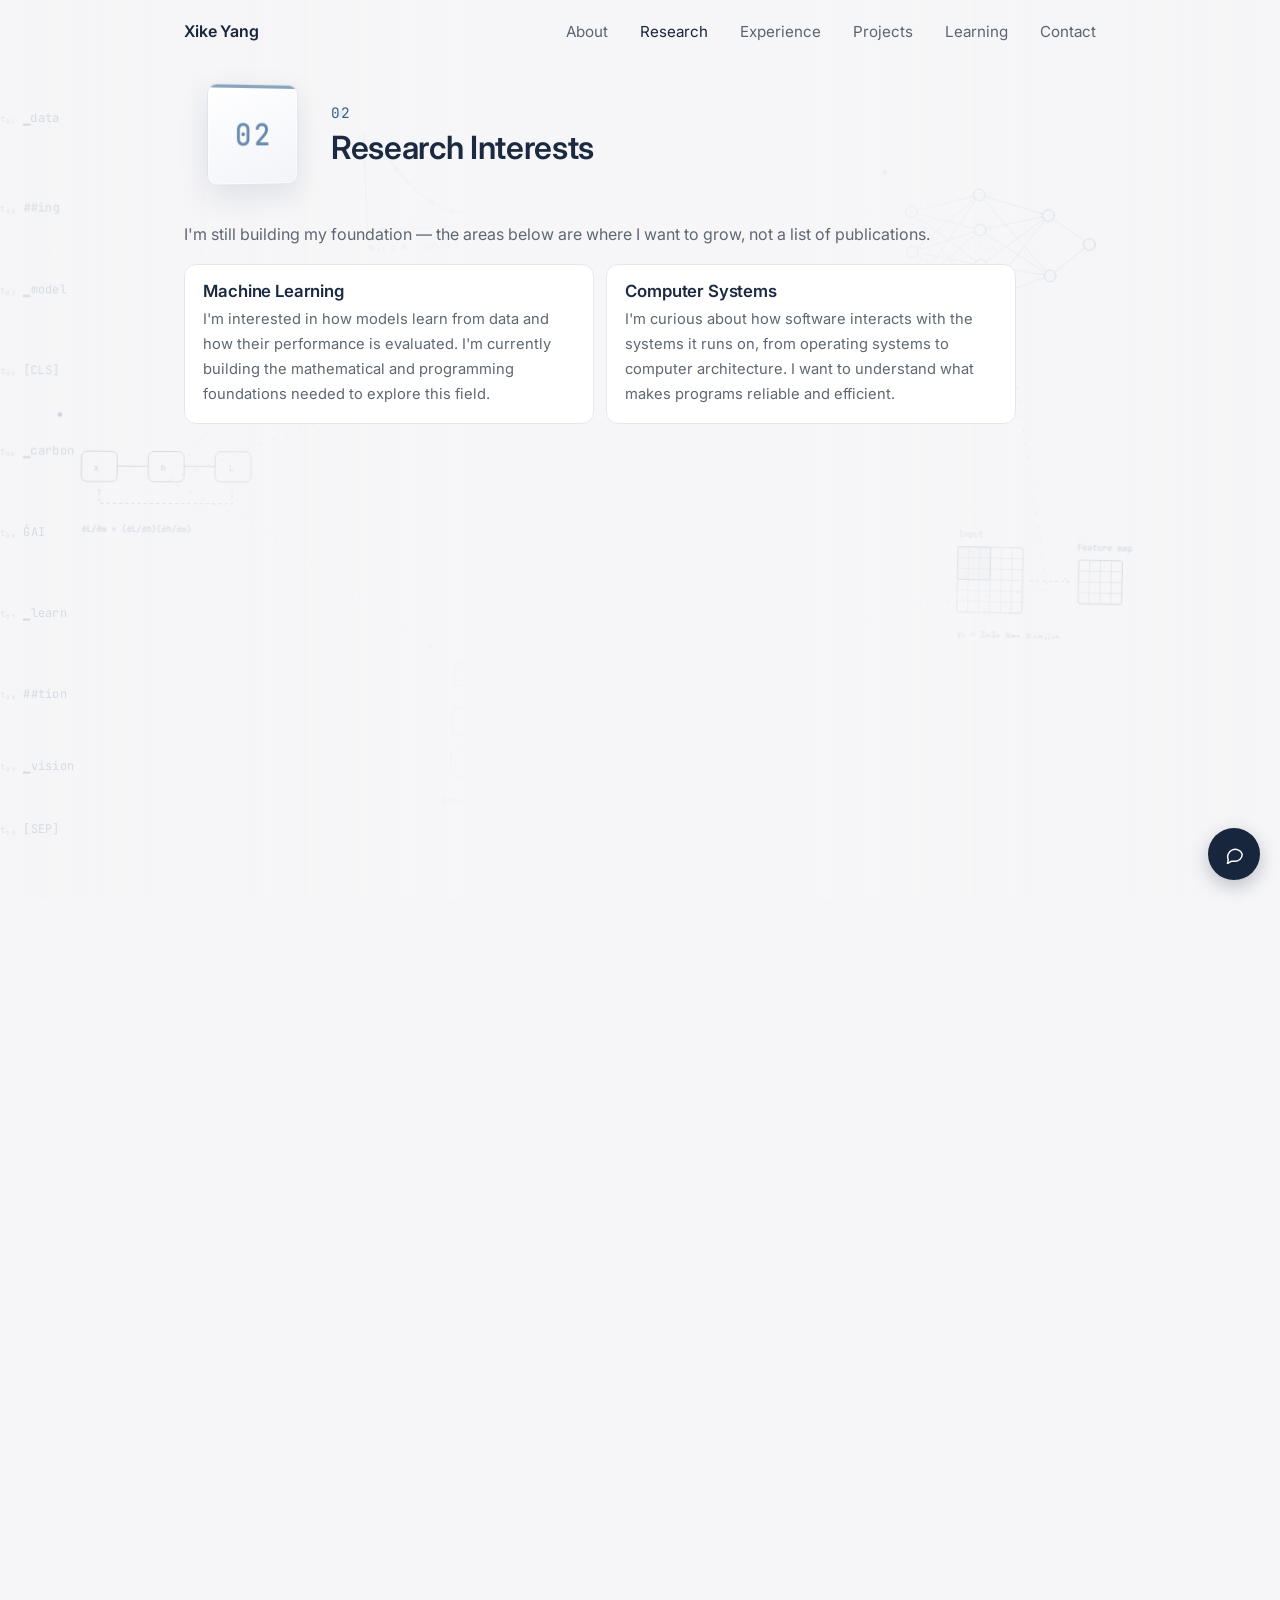
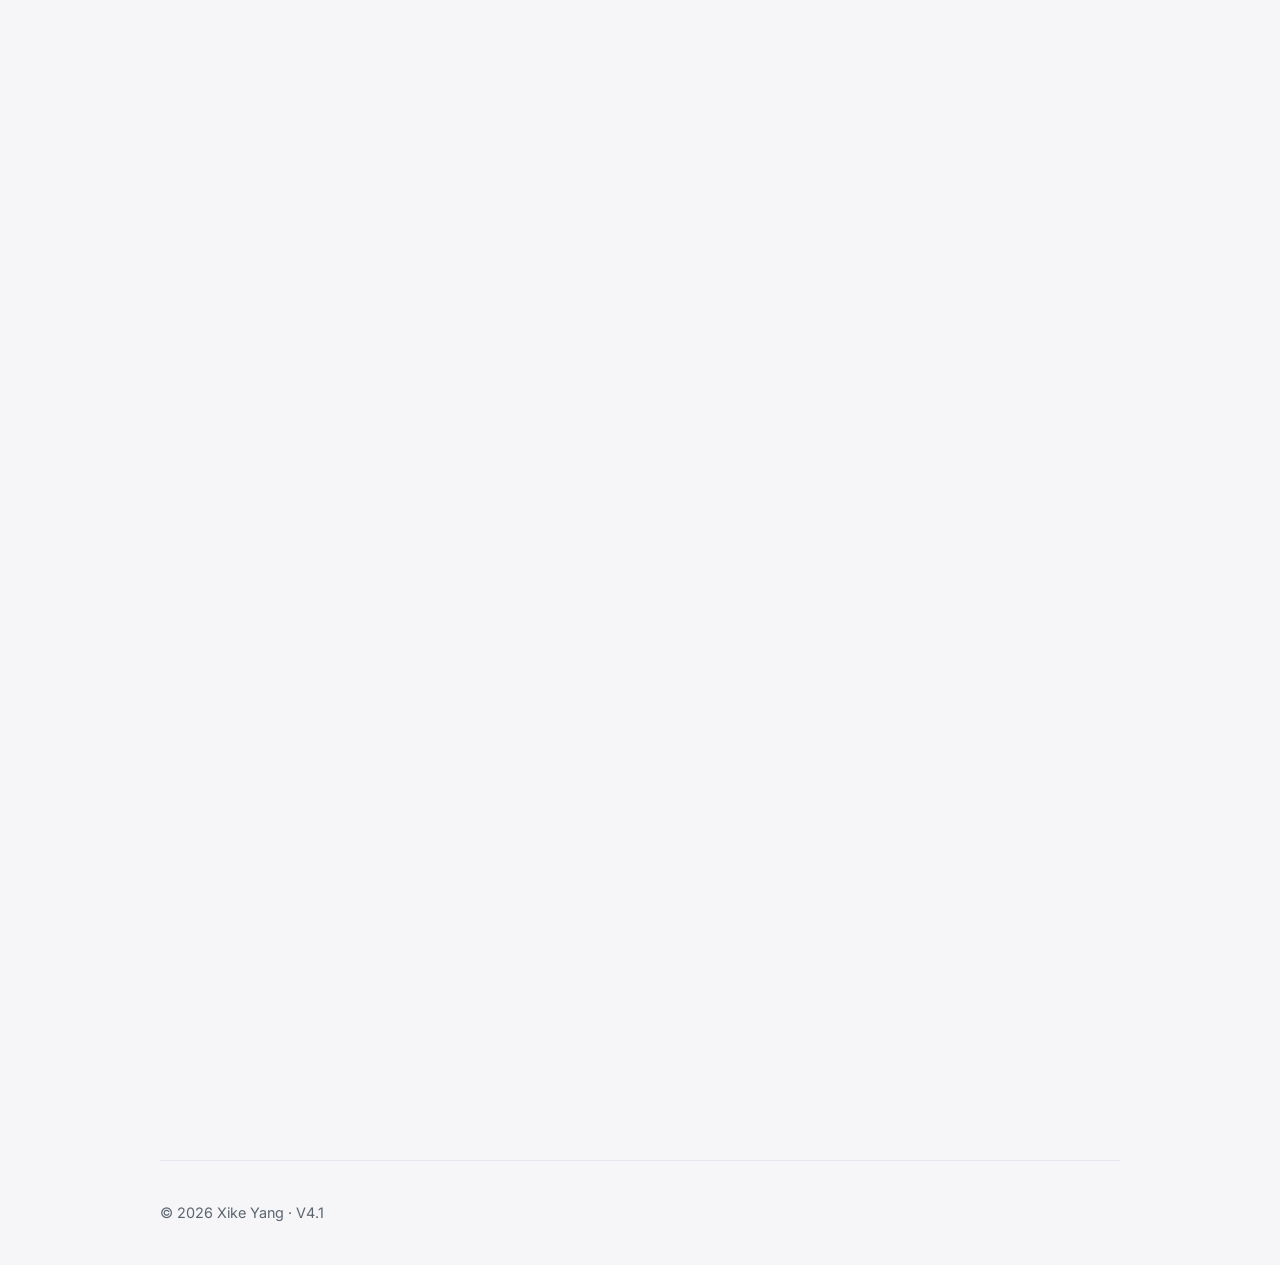
<file: index.html>
<!DOCTYPE html>
<html lang="en">
<head>
  <meta charset="UTF-8" />
  <meta name="viewport" content="width=device-width, initial-scale=1.0" />
  <meta name="version" content="4.1" />
  <title>Xike Yang — Computer Science Undergraduate</title>
  <meta name="description" content="Xike Yang, Computer Science undergraduate." />
  <meta property="og:title" content="Xike Yang — Computer Science Undergraduate" />
  <meta property="og:description" content="Exploring......" />

  <!-- Mark JS as available (drives the no-JS fallback styles in css/deck.css) -->
  <script>document.documentElement.classList.add("js");</script>

  <!-- Fonts: Inter (sans) + JetBrains Mono (mono). System Chinese fallbacks are included. -->
  <link rel="preconnect" href="https://fonts.googleapis.com" />
  <link rel="preconnect" href="https://fonts.gstatic.com" crossorigin />
  <link
    href="https://fonts.googleapis.com/css2?family=Inter:wght@300;400;500;600;700&family=JetBrains+Mono:wght@400;500&display=swap"
    rel="stylesheet"
  />

  <!-- Favicon (isometric cube, matching the V2 scroll cube) -->
  <link rel="icon" type="image/svg+xml" href="assets/favicon.svg" />

  <link rel="stylesheet" href="css/style.css" />
  <!-- V2: top-left docked scroll cube + panel deck -->
  <link rel="stylesheet" href="css/cube.css" />
  <link rel="stylesheet" href="css/deck.css" />
  <!-- V4: bottom-right AI twin chat -->
  <link rel="stylesheet" href="css/ai-twin.css" />
  <link rel="stylesheet" href="css/math-background.css" />
</head>
<body>
  <!-- Decorative diagrams only: outside the reading order and click targets. -->
  <div class="math-background" aria-hidden="true" inert>
    <!-- Illustrative token fragments, not vocabulary IDs from a real tokenizer. -->
    <div class="math-token-stream">
      <span class="math-token" style="--token-y:12%;--token-duration:72s;--token-delay:-4s;--token-drift:18px"><small>t₀₁</small> ▁data</span>
      <span class="math-token" style="--token-y:22%;--token-duration:89s;--token-delay:-16s;--token-drift:-24px;--token-direction:reverse"><small>t₀₂</small> ##ing</span>
      <span class="math-token" style="--token-y:31%;--token-duration:81s;--token-delay:-28s;--token-drift:22px"><small>t₀₃</small> ▁model</span>
      <span class="math-token" style="--token-y:40%;--token-duration:96s;--token-delay:-53s;--token-drift:-18px;--token-direction:reverse"><small>t₀₄</small> [CLS]</span>
      <span class="math-token" style="--token-y:49%;--token-duration:76s;--token-delay:-55s;--token-drift:20px"><small>t₀₅</small> ▁carbon</span>
      <span class="math-token" style="--token-y:58%;--token-duration:104s;--token-delay:-94s;--token-drift:-22px;--token-direction:reverse"><small>t₀₆</small> ĠAI</span>
      <span class="math-token" style="--token-y:67%;--token-duration:85s;--token-delay:-11s;--token-drift:24px"><small>t₀₇</small> ▁learn</span>
      <span class="math-token" style="--token-y:76%;--token-duration:93s;--token-delay:-39s;--token-drift:-16px;--token-direction:reverse"><small>t₀₈</small> ##tion</span>
      <span class="math-token" style="--token-y:84%;--token-duration:78s;--token-delay:-52s;--token-drift:18px"><small>t₀₉</small> ▁vision</span>
      <span class="math-token" style="--token-y:91%;--token-duration:99s;--token-delay:-82s;--token-drift:-20px;--token-direction:reverse"><small>t₁₀</small> [SEP]</span>
    </div>
    <svg class="math-connections" focusable="false" preserveAspectRatio="none">
      <!-- Conceptual links between sketches, not a model architecture. -->
      <path data-from="gradient" data-to="backprop" />
      <path data-from="backprop" data-to="network" />
      <path data-from="network" data-to="cnn" />
      <path data-from="cnn" data-to="transformer" />
      <path data-from="transformer" data-to="backprop" />
      <path data-from="transformer" data-to="gradient" />
      <path data-from="gradient" data-to="network" />
    </svg>
    <svg class="math-scene math-gradient" viewBox="0 0 280 190" focusable="false">
      <g class="math-lines">
        <path class="math-axis" d="M28 24V151H260" />
        <path d="M46 39Q151 225 256 39" />
        <path class="math-guide" d="M68 74L111 118L138 130L151 132" />
        <circle cx="68" cy="74" r="3" /><circle cx="111" cy="118" r="3" />
        <circle cx="138" cy="130" r="3" /><circle cx="151" cy="132" r="3" />
      </g>
      <circle class="math-dot math-descent" cx="0" cy="0" r="4" />
      <text x="28" y="178">θₜ₊₁ = θₜ − η∇L(θₜ)</text>
    </svg>

    <svg class="math-scene math-network" viewBox="0 0 260 190" focusable="false">
      <g class="math-lines math-edges">
        <path d="M30 48L112 30M30 48L112 72M30 48L112 114M30 48L112 156
                 M30 96L112 30M30 96L112 72M30 96L112 114M30 96L112 156
                 M30 144L112 30M30 144L112 72M30 144L112 114M30 144L112 156
                 M112 30L194 57M112 30L194 129M112 72L194 57M112 72L194 129
                 M112 114L194 57M112 114L194 129M112 156L194 57M112 156L194 129
                 M194 57L242 93M194 129L242 93" />
      </g>
      <g class="math-lines math-nodes">
        <circle cx="30" cy="48" r="7" /><circle cx="30" cy="96" r="7" /><circle cx="30" cy="144" r="7" />
        <circle cx="112" cy="30" r="7" /><circle cx="112" cy="72" r="7" />
        <circle cx="112" cy="114" r="7" /><circle cx="112" cy="156" r="7" />
        <circle cx="194" cy="57" r="7" /><circle cx="194" cy="129" r="7" /><circle cx="242" cy="93" r="7" />
      </g>
      <circle class="math-dot math-forward" cx="0" cy="0" r="3" />
      <text x="32" y="184">h = σ(Wx + b)</text>
    </svg>

    <svg class="math-scene math-backprop" viewBox="0 0 280 170" focusable="false">
      <g class="math-lines">
        <rect x="28" y="47" width="46" height="39" rx="7" />
        <rect x="114" y="47" width="46" height="39" rx="7" />
        <rect x="200" y="47" width="46" height="39" rx="7" />
        <path d="M74 66H114M160 66H200" />
        <path class="math-guide" d="M222 96V114H51V96M51 96L47 102M51 96L55 102" />
      </g>
      <text x="44" y="72">x</text><text x="130" y="72">h</text><text x="218" y="72">L</text>
      <circle class="math-dot math-backward" cx="0" cy="0" r="3" />
      <text x="28" y="151">∂L/∂w = (∂L/∂h)(∂h/∂w)</text>
    </svg>

    <svg class="math-scene math-cnn" viewBox="0 0 280 180" focusable="false">
      <g class="math-lines">
        <rect x="24" y="37" width="84" height="84" rx="3" />
        <path class="math-edges" d="M38 37V121M52 37V121M66 37V121M80 37V121M94 37V121
                 M24 51H108M24 65H108M24 79H108M24 93H108M24 107H108" />
        <path class="math-guide" d="M118 79H168M162 75L168 79L162 83" />
        <rect x="180" y="51" width="56" height="56" rx="3" />
        <path class="math-edges" d="M194 51V107M208 51V107M222 51V107
                 M180 65H236M180 79H236M180 93H236" />
      </g>
      <rect class="math-kernel" x="24" y="37" width="42" height="42" rx="2" />
      <text x="25" y="24">Input</text><text x="177" y="38">Feature map</text>
      <text x="24" y="153">yᵢⱼ = ΣₘΣₙ kₘₙ xᵢ₊ₘ,ⱼ₊ₙ</text>
    </svg>

    <svg class="math-scene math-transformer" viewBox="0 0 280 210" focusable="false">
      <g class="math-lines">
        <rect x="32" y="21" width="42" height="28" rx="5" />
        <rect x="117" y="21" width="42" height="28" rx="5" />
        <rect x="202" y="21" width="42" height="28" rx="5" />
        <path class="math-guide" d="M53 49L53 77M53 49L138 77M53 49L223 77
                 M138 49L53 77M138 49V77M138 49L223 77
                 M223 49L53 77M223 49L138 77M223 49V77" />
        <rect x="32" y="77" width="212" height="36" rx="6" />
        <path d="M138 113V132M138 166V178" />
        <rect x="32" y="132" width="212" height="34" rx="6" />
      </g>
      <text x="47" y="40">Q</text><text x="132" y="40">K</text><text x="217" y="40">V</text>
      <text x="138" y="100" text-anchor="middle">Attention</text>
      <text x="138" y="154" text-anchor="middle">Feed-forward</text>
      <circle class="math-dot math-attention" cx="0" cy="0" r="3" />
      <text x="22" y="202">Attention = softmax(QKᵀ/√dₖ)V</text>
    </svg>
  </div>

  <header class="site-header" id="top">
    <nav class="nav" aria-label="Primary">
      <a class="brand" href="#top">Xike Yang</a>

      <button class="nav-toggle" aria-label="Open menu" aria-expanded="false">
        <span></span><span></span>
      </button>

      <ul class="nav-links" id="nav-links">
        <li><a href="#about">About</a></li>
        <li><a href="#research">Research</a></li>
        <li><a href="#experience">Experience</a></li>
        <li><a href="#projects">Projects</a></li>
        <li><a href="#learning">Learning</a></li>
        <li><a href="#contact">Contact</a></li>
      </ul>
    </nav>
  </header>

  <!-- The deck: one tall scroll region; the pin stays on screen and the
       panels cross-fade while the top-left cube rotates. -->
  <main class="deck" id="deck" style="--panel-count: 7">
    <div class="deck-pin">

      <!-- Centre-piece: docked to the top-left of the content column once the
           hero is scrolled away. One face per section (01–06). Purely
           decorative (aria-hidden) — the text carries the meaning. -->
      <div class="cube-stage" aria-hidden="true">
        <div class="cube" id="cube">
          <div class="cube-face face-front"><span class="cube-index">01</span></div>
          <div class="cube-face face-right"><span class="cube-index">02</span></div>
          <div class="cube-face face-back"><span class="cube-index">03</span></div>
          <div class="cube-face face-left"><span class="cube-index">04</span></div>
          <div class="cube-face face-top"><span class="cube-index">05</span></div>
          <div class="cube-face face-bottom"><span class="cube-index">06</span></div>
        </div>
      </div>

      <!-- Hero: the intro only — no cube yet. Scrolling fades the cube in and
           hands over to the "01 About" panel. -->
      <section class="panel panel-hero is-active" id="hero" data-panel="0">
        <div class="panel-body">
          <div class="hero-avatar" role="img" aria-label="Portrait of Xike Yang - photo coming soon">
            <span>Photo</span>
          </div>
          <p class="hero-kicker">Computer Science Undergraduate</p>
          <h1>Xike Yang</h1>
          <p class="hero-line">To be continue……</p>
          <div class="hero-actions">
            <a href="#about" class="btn btn-primary">About</a>
            <a href="#research" class="btn btn-outline">Research</a>
            <a href="https://github.com/xkkkkkkkkkkkkkk" class="btn btn-ghost" target="_blank" rel="noopener">GitHub</a>
            <a href="#contact" class="btn btn-ghost">Contact</a>
          </div>
        </div>
      </section>

      <!-- 01 About (the cube fades in here and stays for the rest) -->
      <section class="panel" id="about" data-panel="1">
        <header class="panel-head">
          <span class="section-num">01</span>
          <h2>About</h2>
        </header>
        <div class="panel-body">
          <p class="lede">
            I'm a Computer Science undergraduate. I'm trying my best to build a
            solid foundation in computer science fundamentals. To be continued......
          </p>
          <dl class="facts">
            <div><dt>Position</dt><dd>Computer Science Undergraduate</dd></div>
            <div><dt>Focus</dt><dd>ML &amp; AI4S</dd></div>
            <div><dt>Learning</dt><dd>Python, Linux, and data structures and algorithms, alongside self-study with D2L and CS336.</dd></div>
            <div><dt>Affiliation</dt><dd>TJU &amp; POLYU</dd></div>
          </dl>

          <h3 class="block-label block-hobbies">Hobbies</h3>
          <ul class="chips">
            <li>Photography</li>
            <li>Outdoors</li>
            <li>Food</li>
            <li>Cats</li>
            <li>Musicals</li>
          </ul>

          <div class="about-photos">
            <h3 class="block-label block-photos">Photography</h3>
            <div class="gallery" id="gallery">
              <div class="gallery-frame">
                <button class="gallery-nav prev" id="gallery-prev" aria-label="Previous photo">&#8249;</button>
                <div class="gallery-track" id="gallery-track"></div>
                <button class="gallery-nav next" id="gallery-next" aria-label="Next photo">&#8250;</button>
              </div>
              <div class="gallery-dots" id="gallery-dots"></div>
            </div>
          </div>
        </div>
      </section>

      <!-- 02 Research Interests -->
      <section class="panel" id="research" data-panel="2">
        <header class="panel-head">
          <span class="section-num">02</span>
          <h2>Research Interests</h2>
        </header>
        <div class="panel-body">
          <p class="muted-note">
            I'm still building my foundation — the areas below are where I want to
            grow, not a list of publications.
          </p>
          <div class="cards">
            <article class="card">
              <h3>Machine Learning</h3>
              <p>I'm interested in how models learn from data and how their performance is evaluated. I'm currently building the mathematical and programming foundations needed to explore this field.</p>
            </article>
            <article class="card">
              <h3>Computer Systems</h3>
              <p>I'm curious about how software interacts with the systems it runs on, from operating systems to computer architecture. I want to understand what makes programs reliable and efficient.</p>
            </article>
          </div>
        </div>
      </section>

      <!-- 03 Experience -->
      <section class="panel" id="experience" data-panel="3">
        <header class="panel-head">
          <span class="section-num">03</span>
          <h2>Experience</h2>
        </header>
        <div class="panel-body">
          <p class="muted-note">Coming soon......</p>
          <h3 class="block-label">Timeline</h3>
          <ol class="timeline">
            <li><span class="year">2026</span><p>Started Computer Science</p></li>
          </ol>
        </div>
      </section>

      <!-- 04 Projects -->
      <section class="panel" id="projects" data-panel="4">
        <header class="panel-head">
          <span class="section-num">04</span>
          <h2>Projects</h2>
        </header>
        <div class="panel-body">
          <article class="card project-card">
            <div class="project-top">
              <h3>CarbonLens</h3>
              <span class="badge">Early stage</span>
            </div>
            <p class="muted-note">Exploring how AI can help analyze sustainability-related data and support a better understanding of sustainability challenges.</p>
          </article>
        </div>
      </section>

      <!-- 05 Currently Learning -->
      <section class="panel" id="learning" data-panel="5">
        <header class="panel-head">
          <span class="section-num">05</span>
          <h2>Currently Learning</h2>
        </header>
        <div class="panel-body">
          <p class="muted-note">
            I'm studying deep learning with Dive into Deep Learning (D2L) and
            exploring language models through self-study of CS336, alongside
            my computer science fundamentals.
          </p>
          <ul class="chips">
            <li>Python</li>
            <li>Linux</li>
            <li>Data Structures &amp; Algorithms</li>
            <li>Machine Learning</li>
            <li>Computer Systems</li>
            <li><a href="https://d2l.ai/" target="_blank" rel="noopener">D2L · Dive into Deep Learning</a></li>
            <li><a href="https://cs336.stanford.edu/" target="_blank" rel="noopener">CS336 · Self-study</a></li>
          </ul>
        </div>
      </section>

      <!-- 06 Contact -->
      <section class="panel" id="contact" data-panel="6">
        <header class="panel-head">
          <span class="section-num">06</span>
          <h2>Contact</h2>
        </header>
        <div class="panel-body">
          <p class="lede">Let's connect.</p>
          <div class="contact-list">
            <a href="https://github.com/xkkkkkkkkkkkkkk" target="_blank" rel="noopener">https://github.com/xkkkkkkkkkkkkkk</a>
            <a href="mailto:xk_yyy@outlook.com">xk_yyy@outlook.com</a>
          </div>

          <h3 class="block-label block-feedback">Feedback</h3>
          <form class="feedback-form" id="feedback-form" novalidate>
            <div class="feedback-row">
              <label class="feedback-field">
                <span class="feedback-caption">Name <em>optional</em></span>
                <input type="text" id="fb-name" name="name" autocomplete="name"
                       maxlength="80" placeholder="Your name">
              </label>
              <label class="feedback-field">
                <span class="feedback-caption">Email <em>optional</em></span>
                <input type="email" id="fb-email" name="email" autocomplete="email"
                       maxlength="120" placeholder="you@example.com">
              </label>
            </div>
            <label class="feedback-field">
              <span class="feedback-caption">Message</span>
              <textarea id="fb-message" name="message" rows="3" maxlength="2000" required
                        placeholder="Say hi, or tell me what could be better..."></textarea>
            </label>
            <!-- Honeypot: positioned off-screen for humans, irresistible to bots. -->
            <div class="feedback-hp" aria-hidden="true">
              <label for="fb-website">Website</label>
              <input type="text" id="fb-website" name="website" tabindex="-1" autocomplete="off">
            </div>
            <div class="feedback-actions">
              <button type="submit" class="btn btn-primary" id="fb-submit">Send feedback</button>
              <p class="feedback-status" id="fb-status" role="status" aria-live="polite"></p>
            </div>
          </form>
        </div>
      </section>

    </div>
  </main>

  <footer class="site-footer">
    <p>© 2026 Xike Yang · V4.1</p>
  </footer>

  <!-- AI twin: local answers or the configured server-side DeepSeek proxy. -->
  <div class="ai-twin" id="ai-twin">
    <button class="ai-twin-launcher" id="ai-twin-launcher" type="button"
            aria-expanded="false" aria-controls="ai-twin-panel"
            aria-label="Ask my AI twin" title="Ask my AI twin">
      <svg viewBox="0 0 24 24" aria-hidden="true" focusable="false">
        <path d="M21 11.5a8.5 8.5 0 0 1-8.5 8.5H8.4L4 22.5l.9-4.4A8.5 8.5 0 1 1 21 11.5Z" />
      </svg>
    </button>

    <section class="ai-twin-panel" id="ai-twin-panel" role="dialog" aria-modal="false"
             aria-label="Xike's AI twin">
      <header class="ai-twin-head">
        <span class="ai-twin-avatar" aria-hidden="true">XY</span>
        <span class="ai-twin-title">
          <strong>Xike's AI twin</strong>
          <small id="ai-twin-status">Local mode &middot; API not configured</small>
        </span>
        <button class="ai-twin-close" id="ai-twin-close" type="button"
                aria-label="Close chat">&times;</button>
      </header>

      <!-- Answers are announced as they are added. -->
      <div class="ai-twin-log" id="ai-twin-log" role="log" aria-live="polite"
           aria-relevant="additions"></div>

      <!-- Filled by js/ai-twin.js from the same table the answers come from. -->
      <div class="ai-twin-quick" id="ai-twin-quick" role="group"
           aria-label="Suggested questions"></div>

      <form class="ai-twin-form" id="ai-twin-form">
        <input type="text" id="ai-twin-input" name="question" autocomplete="off"
               maxlength="2000" aria-label="Your question"
               placeholder="Ask about Xike&hellip;" />
        <button class="ai-twin-send" type="submit" aria-label="Send">
          <svg viewBox="0 0 24 24" aria-hidden="true" focusable="false">
            <path d="M5 12h13M12 5l7 7-7 7" />
          </svg>
        </button>
      </form>
    </section>
  </div>

  <script src="js/main.js" defer></script>
  <!-- V2: top-left docked scroll cube + panel deck -->
  <script src="js/animation.js" defer></script>
  <!-- V3: Contact feedback form -> Supabase -->
  <script src="js/confetti.js" defer></script>
  <script src="js/feedback.js" defer></script>
  <!-- V4: bottom-right AI twin chat -->
  <script src="js/ai-twin-config.js" defer></script>
  <script src="js/ai-twin.js" defer></script>
  <script src="js/math-background.js" defer></script>
</body>
</html>
</file>
<file: css/style.css>
/* ============================================================
   Xike Yang — Personal Academic Homepage  (V1)
   Design system + components + subtle animations + responsive
   ============================================================ */

/* ---------- 1. Design tokens ---------- */
:root {
  /* Color system: warm off-white + deep navy + slate gray + muted blue */
  --background: #f6f6f8;
  --card: #ffffff;
  --foreground: #1b1f27;
  --muted: #5c6470;
  --primary: #17263d;
  --accent: #2b5b8b;
  --border: #e5e7ee;
  --shadow: 0 1px 2px rgba(23, 38, 61, 0.05), 0 8px 24px rgba(23, 38, 61, 0.05);

  /* Typography */
  --font-sans: "Inter", system-ui, -apple-system, "Segoe UI", Roboto,
    "PingFang SC", "Microsoft YaHei", sans-serif;
  --font-mono: "JetBrains Mono", ui-monospace, SFMono-Regular, Consolas, monospace;

  /* Spacing */
  --section-gap: 6.5rem;
  --container: 960px;
  --radius: 12px;
  --radius-sm: 8px;

  /* Motion */
  --ease: cubic-bezier(0.22, 1, 0.36, 1);
}

/* ---------- 2. Reset ---------- */
*,
*::before,
*::after {
  box-sizing: border-box;
  margin: 0;
  padding: 0;
}

html {
  scroll-behavior: smooth;
}

body {
  font-family: var(--font-sans);
  font-weight: 400;
  line-height: 1.7;
  color: var(--foreground);
  background: var(--background);
  -webkit-font-smoothing: antialiased;
  text-rendering: optimizeLegibility;
}

a {
  color: var(--accent);
  text-decoration: none;
}

h1, h2, h3 {
  font-weight: 600;
  line-height: 1.25;
  color: var(--primary);
  letter-spacing: -0.01em;
}

/* ---------- 3. Layout container ---------- */
.site-header,
main,
.site-footer {
  max-width: var(--container);
  margin: 0 auto;
  padding-left: 1.5rem;
  padding-right: 1.5rem;
}

section[id] {
  scroll-margin-top: 5rem; /* offset sticky nav for anchor jump */
}

.section {
  padding: var(--section-gap) 0;
}

/* ---------- 4. Navbar ---------- */
.site-header {
  position: sticky;
  top: 0;
  z-index: 50;
  padding-top: 0;
  padding-bottom: 0;
  transition: background 0.3s var(--ease), box-shadow 0.3s var(--ease),
    border-color 0.3s var(--ease);
  background: transparent;
  border-bottom: 1px solid transparent;
}

.site-header.is-scrolled {
  background: rgba(246, 246, 248, 0.82);
  backdrop-filter: saturate(180%) blur(12px);
  -webkit-backdrop-filter: saturate(180%) blur(12px);
  border-bottom-color: var(--border);
}

.nav {
  display: flex;
  align-items: center;
  justify-content: space-between;
  height: 4rem;
}

.brand {
  font-weight: 600;
  color: var(--primary);
  letter-spacing: -0.01em;
}

.nav-links {
  display: flex;
  gap: 2rem;
  list-style: none;
}

.nav-links a {
  font-size: 0.95rem;
  color: var(--muted);
  transition: color 0.2s var(--ease);
}

.nav-links a:hover,
.nav-links a.active {
  color: var(--primary);
}

.nav-toggle {
  display: none;
  background: none;
  border: none;
  cursor: pointer;
  width: 1.75rem;
  height: 1.25rem;
  position: relative;
}

.nav-toggle span {
  position: absolute;
  left: 0;
  width: 100%;
  height: 2px;
  background: var(--primary);
  border-radius: 2px;
  transition: transform 0.25s var(--ease), opacity 0.25s var(--ease);
}

.nav-toggle span:nth-child(1) { top: 0; }
.nav-toggle span:nth-child(2) { bottom: 0; }

/* ---------- 5. Hero ---------- */
.hero {
  min-height: 82vh;
  display: flex;
  flex-direction: column;
  justify-content: center;
  padding: 4rem 0;
}

.hero-kicker {
  font-family: var(--font-mono);
  font-size: 0.85rem;
  color: var(--accent);
  margin-bottom: 1.25rem;
  letter-spacing: 0.04em;
}

.hero h1 {
  font-size: clamp(2.75rem, 7vw, 4.5rem);
  font-weight: 700;
}

.hero-line {
  max-width: 34rem;
  margin-top: 1.5rem;
  font-size: clamp(1.05rem, 2.4vw, 1.3rem);
  color: var(--muted);
}

.hero-actions {
  display: flex;
  flex-wrap: wrap;
  gap: 0.75rem;
  margin-top: 2.5rem;
}

/* ---------- 6. Buttons ---------- */
.btn {
  display: inline-flex;
  align-items: center;
  justify-content: center;
  padding: 0.65rem 1.35rem;
  border-radius: var(--radius-sm);
  font-size: 0.95rem;
  font-weight: 500;
  border: 1px solid transparent;
  transition: transform 0.2s var(--ease), background 0.2s var(--ease),
    color 0.2s var(--ease), border-color 0.2s var(--ease), box-shadow 0.2s var(--ease);
}

.btn-primary {
  background: var(--primary);
  color: #fff;
}

.btn-primary:hover {
  background: #22334f;
  transform: translateY(-1px);
  box-shadow: var(--shadow);
}

.btn-outline {
  background: transparent;
  color: var(--primary);
  border-color: var(--border);
}

.btn-outline:hover {
  border-color: var(--primary);
  transform: translateY(-1px);
}

.btn-ghost {
  background: transparent;
  color: var(--accent);
}

.btn-ghost:hover {
  background: rgba(2, 91, 139, 0.06);
}

/* ---------- 7. Section headers ---------- */
.section-head {
  display: flex;
  align-items: baseline;
  gap: 1rem;
  margin-bottom: 2.25rem;
}

.section-num {
  font-family: var(--font-mono);
  font-size: 0.9rem;
  color: var(--accent);
  letter-spacing: 0.05em;
}

.section-head h2 {
  font-size: clamp(1.6rem, 3.5vw, 2rem);
}

.section-body {
  max-width: 44rem;
}

.muted-note {
  color: var(--muted);
  margin-bottom: 1.75rem;
}

.lede {
  font-size: 1.15rem;
  color: var(--primary);
  max-width: 40rem;
}

/* ---------- 8. Facts / About ---------- */
.facts {
  margin-top: 2rem;
  display: grid;
  grid-template-columns: repeat(2, 1fr);
  gap: 1.25rem 2rem;
  border-top: 1px solid var(--border);
  padding-top: 1.75rem;
}

.facts dt {
  font-family: var(--font-mono);
  font-size: 0.75rem;
  text-transform: uppercase;
  letter-spacing: 0.06em;
  color: var(--muted);
  margin-bottom: 0.25rem;
}

.facts dd {
  font-size: 1rem;
  color: var(--foreground);
}

/* ---------- 9. Cards (Research) ---------- */
.cards {
  display: grid;
  grid-template-columns: repeat(2, 1fr);
  gap: 1rem;
}

.card {
  background: var(--card);
  border: 1px solid var(--border);
  border-radius: var(--radius);
  padding: 1.5rem;
  transition: transform 0.25s var(--ease), box-shadow 0.25s var(--ease),
    border-color 0.25s var(--ease);
}

.card:hover {
  transform: translateY(-3px);
  box-shadow: var(--shadow);
  border-color: #d5d9e4;
}

.card h3 {
  font-size: 1.15rem;
  margin-bottom: 0.5rem;
}

.card p {
  color: var(--muted);
  font-size: 0.95rem;
}

/* ---------- 10. Projects ---------- */
.project-card {
  max-width: 34rem;
}

.project-top {
  display: flex;
  align-items: center;
  justify-content: space-between;
  margin-bottom: 0.5rem;
}

.badge {
  font-family: var(--font-mono);
  font-size: 0.72rem;
  text-transform: uppercase;
  letter-spacing: 0.05em;
  color: var(--accent);
  border: 1px solid var(--border);
  border-radius: 999px;
  padding: 0.15rem 0.6rem;
}

.project-tags {
  font-family: var(--font-mono);
  font-size: 0.85rem;
  color: var(--muted);
  margin-bottom: 0.75rem;
}

.project-desc {
  color: var(--muted);
}

/* ---------- 11. Learning chips ---------- */
.chips {
  list-style: none;
  display: flex;
  flex-wrap: wrap;
  gap: 0.6rem;
}

.chips li {
  font-family: var(--font-mono);
  font-size: 0.88rem;
  color: var(--foreground);
  background: var(--card);
  border: 1px solid var(--border);
  border-radius: 999px;
  padding: 0.5rem 1rem;
  transition: border-color 0.2s var(--ease), transform 0.2s var(--ease);
}

.chips li:hover {
  border-color: var(--accent);
  transform: translateY(-2px);
}

/* ---------- 12. Timeline ---------- */
.timeline {
  list-style: none;
  border-left: 1px solid var(--border);
  margin-left: 0.5rem;
  padding-left: 1.75rem;
}

.timeline li {
  position: relative;
  padding-bottom: 1.5rem;
}

.timeline li:last-child {
  padding-bottom: 0;
}

.timeline li::before {
  content: "";
  position: absolute;
  left: -2.05rem;
  top: 0.4rem;
  width: 0.6rem;
  height: 0.6rem;
  border-radius: 50%;
  background: var(--card);
  border: 2px solid var(--accent);
}

.timeline .year {
  font-family: var(--font-mono);
  font-size: 0.85rem;
  color: var(--accent);
}

.timeline p {
  color: var(--foreground);
  margin-top: 0.25rem;
}

/* ---------- 13. Contact ---------- */
.contact-list {
  display: flex;
  flex-wrap: wrap;
  gap: 1.75rem;
  margin-top: 1.5rem;
}

.contact-list a {
  font-weight: 500;
  color: var(--primary);
  border-bottom: 1px solid var(--border);
  padding-bottom: 0.15rem;
  transition: color 0.2s var(--ease), border-color 0.2s var(--ease);
}

.contact-list a:hover {
  color: var(--accent);
  border-color: var(--accent);
}

/* ---------- 14. Footer ---------- */
.site-footer {
  border-top: 1px solid var(--border);
  padding: 2.5rem 0;
  color: var(--muted);
  font-size: 0.9rem;
}

/* ---------- 15. Reveal animation (section connections) ---------- */
.reveal {
  opacity: 0;
  transform: translateY(24px);
  transition: opacity 0.7s var(--ease), transform 0.7s var(--ease);
}

.reveal.is-visible {
  opacity: 1;
  transform: none;
}

/* Respect users who prefer reduced motion */
@media (prefers-reduced-motion: reduce) {
  html { scroll-behavior: auto; }
  .reveal {
    opacity: 1;
    transform: none;
    transition: none;
  }
}

/* ---------- 16. Responsive ---------- */
@media (max-width: 1024px) {
  .section-body { max-width: 100%; }
}

@media (max-width: 768px) {
  :root { --section-gap: 4.5rem; }

  /* Hero */
  .hero { min-height: 68vh; }
  .hero-actions { gap: 0.5rem; }
  .btn { padding: 0.6rem 1.1rem; }

  /* nav -> mobile menu */
  .nav-toggle { display: block; }

  .nav-links {
    position: absolute;
    top: 4rem;
    left: 1.5rem;
    right: 1.5rem;
    flex-direction: column;
    gap: 0;
    background: var(--card);
    border: 1px solid var(--border);
    border-radius: var(--radius);
    box-shadow: var(--shadow);
    padding: 0.5rem;
    opacity: 0;
    transform: translateY(-8px);
    pointer-events: none;
    transition: opacity 0.25s var(--ease), transform 0.25s var(--ease);
  }

  .nav-open .nav-links {
    opacity: 1;
    transform: none;
    pointer-events: auto;
  }

  .nav-links a {
    display: block;
    padding: 0.7rem 1rem;
    border-radius: var(--radius-sm);
  }

  .nav-links a:hover { background: var(--background); }

  /* grids collapse */
  .facts,
  .cards {
    grid-template-columns: 1fr;
  }
}

@media (max-width: 430px) {
  .section-head { flex-direction: column; gap: 0.25rem; margin-bottom: 1.5rem; }
  .contact-list { gap: 1.25rem; }
}

/* ---------- 18. Hobbies & Gallery ---------- */
.block-label {
  font-family: var(--font-mono);
  font-size: 0.8rem;
  text-transform: uppercase;
  letter-spacing: 0.05em;
  color: var(--muted);
  margin: 2rem 0 0.85rem;
}

.chips { margin-top: 0; }

.gallery {
  margin-top: 0.25rem;
  max-width: 40rem;
}

.gallery-frame {
  position: relative;
  overflow: hidden;
  border: 1px solid var(--border);
  border-radius: var(--radius);
  background: transparent; /* gaps are transparent, not a filler colour */
}

.gallery-track {
  display: flex;
  transition: transform 0.5s var(--ease);
}

/* Pause animation on hover is handled in JS; this adds a fallback for reduced motion */
@media (prefers-reduced-motion: reduce) {
  .gallery-track { transition: none; }
}

/* ---------- Collage page: one slide = several photo "rows" that fill the
   full width. Every photo keeps its own aspect ratio (never cropped or
   stretched), so a row is as tall as the photos it contains. --- */
.gal-page {
  flex: 0 0 100%;
  width: 100%;
  display: flex;
  flex-direction: column;
  justify-content: center; /* centre rows -> leftover space is transparent */
  gap: 0; /* flush between rows */
  background: transparent;
}

.gal-row {
  display: flex;
  width: 100%;
  gap: 0; /* flush between photos */
}

/* Each cell is sized by its photo's aspect ratio (set from JS on width),
   so the photo always keeps its true proportions. */
.gal-cell {
  flex: 0 0 auto;
  min-width: 0;
}

.gal-cell img {
  display: block;
  width: 100%;
  height: auto; /* no cropping, no distortion */
  object-fit: initial;
  cursor: zoom-in;
}

/* ---------- Phone carousel: one photo per slide, swipeable ----------
   Below 1024px the collage shrank every photo to a 42-111px-wide sliver, so a
   a narrow screen gets a single full-width photo per slide instead. The strip
   scrolls natively, so swiping needs no JS at all, and the frame keeps a 3:2
   slide with object-fit: contain — photos are still never cropped or
   stretched, and whatever is left over is filled with that same photo, blown
   up and blurred, so the frame melts into the picture instead of showing a
   flat border around it. --- */
.gallery-track.is-carousel {
  display: flex;
  overflow-x: auto;
  overflow-y: hidden;
  scroll-snap-type: x mandatory;
  -webkit-overflow-scrolling: touch;
  scrollbar-width: none;
  transform: none; /* JS scrolls this track; it does not translate it */
  transition: none;
  background: #14171d; /* only shows before a slide's own backdrop loads */
}

.gallery-track.is-carousel::-webkit-scrollbar {
  width: 0;
  height: 0;
  display: none;
}

.gal-slide {
  position: relative; /* anchors the blurred backdrop */
  overflow: hidden;   /* keeps the scaled backdrop inside this slide */
  flex: 0 0 100%;
  width: 100%;
  aspect-ratio: 3 / 2; /* one height for every slide, so nothing jumps */
  scroll-snap-align: center;
  scroll-snap-stop: always;
  display: flex;
  align-items: center;
  justify-content: center;
}

/* The photo as its own backdrop: the letterbox around a portrait shot becomes
   a continuation of the picture rather than a coloured frame. The scale hides
   the soft edge a blur leaves, and the saturation stops it going muddy. */
.gal-slide-glow {
  position: absolute;
  inset: 0;
  background-size: cover;
  background-position: center;
  filter: blur(22px) saturate(1.2);
  transform: scale(1.2);
  pointer-events: none;
}

.gal-slide img {
  display: block;
  width: 100%;
  height: 100%;
  object-fit: contain; /* whole photo, never cropped or stretched */
  position: relative;  /* paints above the blurred backdrop */
  cursor: zoom-in;
}

/* The arrows would sit on top of a full-width photo. The strip is swipeable and
   has dots, so on touch-sized screens the photo gets the room instead. */
@media (max-width: 1023px) {
  .gallery-frame.is-carousel .gallery-nav { display: none; }
}

.gallery-nav {
  position: absolute;
  top: 50%;
  transform: translateY(-50%);
  z-index: 2;
  width: 2.25rem;
  height: 2.25rem;
  border: none;
  border-radius: 50%;
  cursor: pointer;
  background: rgba(255, 255, 255, 0.85);
  color: var(--primary);
  font-size: 1.5rem;
  line-height: 1;
  display: flex;
  align-items: center;
  justify-content: center;
  box-shadow: 0 2px 8px rgba(0, 0, 0, 0.18);
  transition: background 0.2s var(--ease), opacity 0.2s var(--ease);
  opacity: 0;
}

.gallery-frame:hover .gallery-nav,
.gallery-nav:focus-visible {
  opacity: 1;
}

.gallery-nav.prev { left: 0.75rem; }
.gallery-nav.next { right: 0.75rem; }

.gallery-nav:hover { background: #fff; }

.gallery-dots {
  display: flex;
  gap: 0.4rem;
  justify-content: center;
  margin-top: 0.75rem;
}

.gallery-dot {
  width: 0.5rem;
  height: 0.5rem;
  border-radius: 50%;
  border: none;
  background: var(--border);
  cursor: pointer;
  transition: background 0.2s var(--ease);
}

.gallery-dot.active { background: var(--accent); }

@media (max-width: 430px) {
  .gallery { max-width: 100%; }
}

/* ---------- Lightbox: open a single photo full-screen ---------- */
.lightbox {
  position: fixed;
  inset: 0;
  z-index: 1000;
  display: flex;
  align-items: center;
  justify-content: center;
  padding: 1.5rem;
  background: rgba(8, 10, 14, 0.92);
  opacity: 0;
  visibility: hidden;
  transition: opacity 0.25s var(--ease), visibility 0.25s var(--ease);
}

.lightbox.open { opacity: 1; visibility: visible; }

.lightbox img {
  max-width: 92vw;
  max-height: 92vh;
  border-radius: var(--radius);
  box-shadow: 0 12px 48px rgba(0, 0, 0, 0.5);
  background: var(--bg);
  /* Pop-in on open, zoom back down on close */
  transform: scale(0.82);
  opacity: 0;
  transition: transform 0.28s var(--ease), opacity 0.22s var(--ease);
}

.lightbox.open img {
  transform: scale(1);
  opacity: 1;
}

.lightbox-close,
.lightbox-prev,
.lightbox-next {
  position: absolute;
  z-index: 2;
  border: none;
  cursor: pointer;
  background: rgba(255, 255, 255, 0.9);
  color: var(--primary);
  border-radius: 50%;
  display: flex;
  align-items: center;
  justify-content: center;
  line-height: 1;
  transition: background 0.2s var(--ease);
}

.lightbox-close {
  top: 1rem;
  right: 1rem;
  width: 2.5rem;
  height: 2.5rem;
  font-size: 1.4rem;
}

.lightbox-prev,
.lightbox-next {
  top: 50%;
  transform: translateY(-50%);
  width: 2.75rem;
  height: 2.75rem;
  font-size: 1.6rem;
}

.lightbox-prev { left: 1rem; }
.lightbox-next { right: 1rem; }

.lightbox-close:hover,
.lightbox-prev:hover,
.lightbox-next:hover {
  background: #fff;
}

@media (max-width: 430px) {
  .lightbox-prev { left: 0.5rem; }
  .lightbox-next { right: 0.5rem; }
}

/* ---------- 19. Feedback form (V3) ---------- */
.feedback-form {
  display: grid;
  gap: 0.8rem;
  max-width: 40rem;
}

.feedback-row {
  display: grid;
  grid-template-columns: repeat(2, minmax(0, 1fr));
  gap: 0.8rem;
}

.feedback-field {
  display: grid;
  gap: 0.35rem;
  min-width: 0;
}

.feedback-caption {
  font-family: var(--font-mono);
  font-size: 0.72rem;
  text-transform: uppercase;
  letter-spacing: 0.06em;
  color: var(--muted);
}

.feedback-caption em {
  font-style: normal;
  text-transform: none;
  letter-spacing: 0;
  color: #98a0ae;
}

.feedback-field input,
.feedback-field textarea {
  width: 100%;
  padding: 0.55rem 0.7rem;
  font: inherit;
  font-size: 0.92rem;
  line-height: 1.5;
  color: var(--foreground);
  background: var(--card);
  border: 1px solid var(--border);
  border-radius: var(--radius-sm);
  transition: border-color 0.2s var(--ease), box-shadow 0.2s var(--ease);
}

.feedback-field textarea {
  resize: vertical;
  min-height: 4.25rem;
}

.feedback-field input::placeholder,
.feedback-field textarea::placeholder {
  color: #9aa2b0;
}

.feedback-field input:focus,
.feedback-field textarea:focus {
  outline: none;
  border-color: var(--accent);
  box-shadow: 0 0 0 3px rgba(43, 91, 139, 0.12);
}

/* Off-screen rather than display:none - some bots skip hidden fields. */
.feedback-hp {
  position: absolute;
  left: -9999px;
  width: 1px;
  height: 1px;
  overflow: hidden;
}

.feedback-actions {
  display: flex;
  align-items: center;
  gap: 1rem;
  /* Deliberately no wrapping. On a narrow phone a long status line used to
     drop onto its own row, growing the form by ~39px and shoving the submit
     button off the bottom of the panel. Letting the status shrink and wrap
     its own text instead keeps the row exactly one button tall, so the panel
     does not jump the moment a message is sent. */
  flex-wrap: nowrap;
}

.feedback-actions .btn { flex: 0 0 auto; }

.feedback-actions .btn[disabled] {
  opacity: 0.55;
  cursor: not-allowed;
}

.feedback-actions .btn[disabled]:hover {
  transform: none;
  box-shadow: none;
  background: var(--primary);
}

.feedback-status {
  margin: 0;
  flex: 1 1 auto;
  min-width: 0;                /* let the text wrap instead of overflowing */
  font-size: 0.85rem;
  /* Tight enough that two wrapped lines still fit inside the button's height,
     so the actions row never grows when a status message appears. */
  line-height: 1.35;
  color: var(--muted);
}

.feedback-status.is-ok { color: #1f7a4d; }
.feedback-status.is-err { color: #b23b3b; }

/* Short viewports (e.g. iPhone SE at 667px tall): tighten the form so the
   Contact panel still lands on one screen. */
@media (max-height: 720px) {
  .feedback-form { gap: 0.6rem; }
  .feedback-row { gap: 0.6rem; }
  .feedback-field textarea { height: 3.4rem; }
}

@media (max-width: 560px) {
  .feedback-row { grid-template-columns: 1fr; }
}

/* ---------- 20. Feedback confetti (V3) ---------- */
/* A throwaway full-screen layer, created by js/confetti.js only while the
   celebration is running and removed again once the last piece lands.
   The box below is what the canvas is measured and drawn against, so JS must
   keep using the canvas's own size - not window.innerWidth, which includes
   the scrollbar and would stretch the picture. */
.confetti-canvas {
  position: fixed;
  inset: 0;
  z-index: 1500;               /* above everything, incl. the lightbox (1000) */
  width: 100%;
  height: 100%;
  pointer-events: none;        /* never swallows a click */
}
</file>
<file: css/cube.css>
/* ============================================================
   Xike Yang — Personal Academic Homepage  (V2)
   Docked top-left scroll cube.

   The cube is hidden during the opening hero, then fades in as you scroll
   into "01 About" and stays docked to the top-left of the content column
   (see css/deck.css). Each section rotates it to the matching face.
   CSS 3D transforms only — no libraries.

   Inspired by "Six Faces / Walking The Cow" — see README Credits.
   ============================================================ */

/* ---------- 1. Tokens ---------- */
:root {
  /* Shared V2 geometry. Everything is viewport-relative, so the cube (and the
     corner it lives in) scales with page zoom / window resizing. */
  --page-pad: clamp(1.1rem, 3.2vw, 2.75rem);   /* side gutter */
  --corner-top: clamp(4.9rem, 9.5vh, 6.6rem);  /* clears the fixed nav */
  /* A modest slice of the viewport's short edge — small enough to leave the
     whole panel readable, big enough to stay a real 3D object. */
  --cube-size: clamp(70px, 10.8vmin, 134px);   /* ≈ 80% of the previous size */
  --cube-half: calc(var(--cube-size) / 2);
  --cube-gap: clamp(0.9rem, 1.6vw, 1.5rem);    /* space between cube & text */
  --cube-perspective: 1150px;                  /* flatter projection = less swell mid-rotation */
  --cube-face-bg: linear-gradient(160deg, #ffffff 0%, #f2f4f9 100%);
  --cube-face-border: #dfe3ec;
}

/* ---------- 2. Stage: docked to the top-left of the content column ----------
   js/animation.js drives opacity (0 during the hero → 1 from About on) and a
   small scale-up, so the cube "arrives" as you scroll out of the hero. */
.cube-stage {
  position: absolute;
  top: var(--corner-top);
  left: var(--deck-inset);
  transform-origin: top left;
  width: var(--cube-size);
  height: var(--cube-size);
  perspective: var(--cube-perspective);
  perspective-origin: 50% 50%;
  pointer-events: none;             /* purely decorative */
  z-index: 5;                        /* always above the panels */
  opacity: 0;                        /* revealed by JS */
  will-change: opacity, transform;
}

/* ---------- 3. Cube ---------- */
.cube {
  position: relative;
  width: var(--cube-size);
  height: var(--cube-size);
  transform-style: preserve-3d;
  transform: rotateX(0deg) rotateY(0deg); /* JS drives this */
  will-change: transform;
}

/* ---------- 4. Faces ---------- */
.cube-face {
  position: absolute;
  inset: 0;
  display: flex;
  flex-direction: column;
  align-items: center;
  justify-content: center;
  gap: 0.3rem;
  background: var(--cube-face-bg);
  border: 1px solid var(--cube-face-border);
  border-radius: 10px;
  color: var(--primary);
  backface-visibility: hidden;
  -webkit-backface-visibility: hidden;
  box-shadow: 0 10px 30px rgba(23, 38, 61, 0.1),
    inset 0 0 0 1px rgba(255, 255, 255, 0.7);
  overflow: hidden;
}

/* thin accent bar at the top of every face */
.cube-face::before {
  content: "";
  position: absolute;
  top: 0;
  left: 0;
  right: 0;
  height: 3px;
  background: var(--accent);
  opacity: 0.55;
}

/* Each face carries only a large, faint chapter index — the section title
   itself lives in the panel heading, so nothing is repeated. */
.cube-index {
  font-family: var(--font-mono);
  font-size: calc(var(--cube-size) * 0.3);  /* scales with the cube */
  font-weight: 500;
  line-height: 1;
  letter-spacing: 0.06em;
  color: var(--accent);
  opacity: 0.7;
}

/* Faces placed on the 6 sides of the cube. Half-edge = size / 2. */
.face-front  { transform: translateZ(var(--cube-half)); }
.face-back   { transform: rotateY(180deg) translateZ(var(--cube-half)); }
.face-right  { transform: rotateY(90deg)  translateZ(var(--cube-half)); }
.face-left   { transform: rotateY(-90deg) translateZ(var(--cube-half)); }
.face-top    { transform: rotateX(90deg)  translateZ(var(--cube-half)); }
.face-bottom { transform: rotateX(-90deg) translateZ(var(--cube-half)); }

/* ---------- 5. Short viewports: shrink the cube so panels still fit ---------- */
@media (max-height: 720px) {
  :root {
    --corner-top: clamp(4.4rem, 8vh, 5.6rem);
    --cube-size: clamp(62px, 9.6vmin, 112px);
    --cube-gap: clamp(0.75rem, 1.2vw, 1.1rem);
  }
}

@media (max-height: 560px) {
  :root {
    --corner-top: 4.2rem;
    --cube-size: clamp(54px, 8.4vmin, 94px);
    --cube-gap: 0.7rem;
  }
}

/* ---------- 6. Reduced motion: calm, static front face ---------- */
@media (prefers-reduced-motion: reduce) {
  .cube {
    transform: none !important;
    transition: none;
    will-change: auto;
  }
}
</file>
<file: css/deck.css>
/* ============================================================
   Xike Yang — Personal Academic Homepage  (V2)
   Deck layout — hero first, then a cube docked to the top-left.

   <main class="deck"> is tall: one "screen" of scroll per panel.
   .deck-pin sticks to the viewport and cross-fades one .panel at a
   time. The hero panel is a plain, centred intro with no cube; once you
   scroll into "01 About" the cube (css/cube.css) fades in, docked to the
   top-left of the content column, and stays there for the rest of the page.
   js/animation.js writes the cube reveal + each panel's opacity.

   Layout per panel:
     .panel-head  sits to the RIGHT of the top-left cube (section title)
     .panel-body  sits BELOW the cube, full content width (scrolls
                  internally only if it is taller than the band)
   ============================================================ */

/* Float the nav over the deck so the pin starts at y=0. */
html.js .site-header {
  position: fixed;
  left: 0;
  right: 0;
  top: 0;
}

/* Shared geometry: the content column the cube docks into. */
:root {
  /* The left/right edge of the content column. On wide screens this lines up
     with the nav's text column; on narrow ones it falls back to the gutter.
     (Percentages here resolve against .deck-pin = the full viewport.) */
  --deck-inset: max(var(--page-pad), calc((100% - var(--container)) / 2 + 1.5rem));
}

.deck {
  position: relative;
  /* Override the 960px centred `main` container from style.css: the pin
     must span the full viewport so the cube can dock against the corner. */
  max-width: none;
  margin: 0;
  padding: 0;
  /* One panel ≈ 120vh of scroll (the extra 20vh is a small "hold").
     svh, not vh: vh resolves against the *large* mobile viewport while
     .deck-pin below uses svh (the small one), so the deck and its own pin
     disagreed by the height of a mobile URL bar — and every panel's scroll
     position moved whenever that bar hid or came back. */
  height: calc(var(--panel-count, 7) * 120vh);
  height: calc(var(--panel-count, 7) * 120svh);
}

.deck-pin {
  position: sticky;
  top: 0;
  height: 100vh;
  height: 100svh;                 /* avoids mobile URL-bar jump where supported */
  overflow: hidden;
}

/* ---------- Panels (cross-faded by JS) ---------- */
.panel {
  position: absolute;
  inset: 0;
  z-index: 1;                     /* below .cube-stage (z-index 5) */
  opacity: 0;
  pointer-events: none;
}
.panel.is-active {
  pointer-events: auto;
}

/* ---------- Head (right of the cube) / body (below the cube) ---------- */
.panel-head,
.panel-body {
  position: absolute;
  z-index: 2;
  text-align: left;
}

.panel-head {
  top: calc(var(--corner-top) + var(--cube-size) / 2);
  /* 1.3x keeps the title clear of the cube even at 45°, where the rotating
     silhouette swells to ~1.21x its resting width. */
  left: calc(var(--deck-inset) + var(--cube-size) * 1.3 + var(--cube-gap));
  right: var(--deck-inset);
  transform: translateY(-50%);
}

.panel-body {
  top: calc(var(--corner-top) + var(--cube-size) * 1.18 + var(--cube-gap));
  left: var(--deck-inset);
  right: var(--deck-inset);
  bottom: calc(var(--page-pad) + 0.5rem);
  overflow-y: auto;
  overscroll-behavior: auto;      /* keep scrolling on to the next panel */
  padding: 0;
  /* No visible scrollbar — the soft fade below is the only affordance. */
  scrollbar-width: none;
  -ms-overflow-style: none;
}
.panel-body::-webkit-scrollbar { width: 0; height: 0; display: none; }

/* On a phone the panel body is a scroller of its own. With chaining left on,
   one flick that reached the end of the text carried straight on into the
   PAGE — and the page is a deck where ~705px is a whole section, so a single
   flick could coast three or four panels past the one you were reading. Stop
   the chain on touch/narrow screens; desktop keeps chaining on purpose. */
@media (max-width: 1023px), (hover: none) {
  .panel-body { overscroll-behavior-y: contain; }
}

/* Fade the bottom edge only while there is more content to scroll to
   (js/animation.js toggles .has-overflow / .at-bottom). */
.panel-body.has-overflow:not(.at-bottom) {
  -webkit-mask-image: linear-gradient(to bottom, #000 calc(100% - 34px), transparent);
  mask-image: linear-gradient(to bottom, #000 calc(100% - 34px), transparent);
}

/* ---------- Head typography ---------- */
.panel-head .section-num { display: block; margin-bottom: 0.3rem; }
.panel-head h2 { font-size: clamp(1.45rem, 2.8vw, 2rem); line-height: 1.15; }

/* ---------- Hero: no cube, just a centred intro ---------- */
.panel-hero .panel-body {
  top: 50%;
  left: 50%;
  right: auto;
  bottom: auto;
  transform: translate(-50%, -50%);
  width: min(100% - 2 * var(--page-pad), 46rem);
  max-height: 78vh;
  overflow: visible;
  text-align: center;
}
/* Reserved portrait slot. Drop a real photo in later: an <img> placed inside
   .hero-avatar is cropped to the circle automatically. */
.panel-hero .hero-avatar {
  width: clamp(68px, 12vmin, 104px);
  height: clamp(68px, 12vmin, 104px);
  margin: 0 auto 1rem;
  display: grid;
  place-items: center;
  border: 1px dashed var(--border);
  border-radius: 50%;
  color: var(--muted);
  font-family: ui-monospace, SFMono-Regular, Menlo, Consolas, monospace;
  font-size: 0.6rem;
  letter-spacing: 0.16em;
  text-transform: uppercase;
  overflow: hidden;
}
.panel-hero .hero-avatar img { display: block; width: 100%; height: 100%; object-fit: cover; }

.panel-hero .hero-kicker { margin-bottom: 0.9rem; }
.panel-hero h1 {
  font-size: clamp(2.4rem, 7vw, 4rem);
  font-weight: 700;
  line-height: 1.1;
}
.panel-hero .hero-line {
  margin: 1.4rem auto 0;
  max-width: 34rem;
  font-size: clamp(1.05rem, 2.4vw, 1.25rem);
  color: var(--muted);
}
.panel-hero .hero-actions { margin-top: 1.7rem; justify-content: center; }

/* ---------- Tighten spacing so each panel fits one screen ---------- */
.panel-body .lede { font-size: 1.05rem; max-width: 46rem; }
.panel-body .muted-note { margin-bottom: 1rem; }
.panel-body .facts {
  margin-top: 1.1rem;
  padding-top: 1.1rem;
  gap: 0.9rem 2rem;
  max-width: 48rem;
  border-top: 1px solid var(--border);
}
.panel-body .block-label { margin: 1.05rem 0 0.6rem; }
.panel-body .chips { gap: 0.5rem; }
.panel-body .cards { gap: 0.75rem; max-width: 52rem; }
.panel-body .card { padding: 1rem 1.15rem; }
.panel-body .card h3 { font-size: 1.05rem; margin-bottom: 0.3rem; }
.panel-body .card p { font-size: 0.92rem; }
.panel-body .timeline { margin-top: 0.5rem; max-width: 26rem; }

/* Gallery lives in the About panel; the V1 two-row collage needs the room. */
.panel-body .gallery {
  max-width: min(100%, 46rem);
  margin: 0.5rem 0 0;
}

/* ---------- Desktop: About splits into text (left) + photography (right) ----------
   The V1 collage is a tall block, so the two-column split is what keeps the
   whole panel on one screen while the photos stay large. */
@media (min-width: 1024px) {
  #about .panel-body {
    display: grid;
    grid-template-columns: minmax(0, 0.85fr) minmax(0, 1.15fr);
    /* One row per left-column block (lede / facts / hobbies / chips) so the
       photo stack can span them all — without this, `1 / -1` only covers the
       single implicit row and the left blocks get pushed into extra rows. */
    grid-template-rows: repeat(4, auto);
    column-gap: clamp(1.5rem, 3.2vw, 3rem);
    align-content: start;
    align-items: start;
  }
  #about .panel-body > .lede { grid-column: 1; grid-row: 1; max-width: none; }
  #about .panel-body > .facts { grid-column: 1; grid-row: 2; max-width: none; }
  #about .panel-body > .block-hobbies { grid-column: 1; grid-row: 3; }
  #about .panel-body > .chips { grid-column: 1; grid-row: 4; }
  /* Label and photos travel together as one stacked block, so the heading sits
     right above the collage instead of being stranded up at the lede's height. */
  #about .panel-body > .about-photos {
    grid-column: 2;
    grid-row: 1 / -1;
    align-self: start;
    min-width: 0;
  }
  #about .panel-body > .about-photos .block-label { margin: 0.15rem 0 0.35rem; }
  #about .panel-body > .about-photos .gallery { max-width: none; margin-top: 0; }
}

/* ---------- Phones: photography moves up under the intro ----------
   On a phone the whole About panel is one scrolling column, and the gallery
   used to sit at the very bottom of it — below the fold, inside a scroll area
   that hides its own scrollbar — so the photos were effectively invisible.
   Lifting the block right under the lede is what actually fixes that; the
   collage is replaced by a single-photo carousel for the same reason (see the
   carousel section in style.css). Order: intro, photos, facts, hobbies. --- */
@media (max-width: 1023px) {
  #about .panel-body {
    display: flex;
    flex-direction: column;
  }
  #about .panel-body > .lede { order: 1; }
  #about .panel-body > .about-photos { order: 2; }
  #about .panel-body > .facts { order: 3; }
  #about .panel-body > .block-hobbies { order: 4; }
  #about .panel-body > .chips { order: 5; }
}

/* ---------- Narrow screens: tighter so the About panel still fits ---------- */
@media (max-width: 768px) {
  .panel-head h2 { font-size: 1.35rem; }
  .panel-head .section-num { margin-bottom: 0.15rem; }
  .panel-body .facts {
    margin-top: 0.9rem;
    padding-top: 0.9rem;
    gap: 0.7rem 1.5rem;
  }
  .panel-body .block-label { margin: 0.85rem 0 0.5rem; }
  .panel-body .gallery { margin-top: 0.4rem; }
}

/* ---------- No-JS fallback: unpin into a normal document flow ---------- */
html:not(.js) .deck { height: auto; }
html:not(.js) .deck-pin {
  position: static;
  height: auto;
  overflow: visible;
}
html:not(.js) .panel {
  position: static;
  opacity: 1;
  padding: 4rem 1.5rem;
  pointer-events: auto;
}
html:not(.js) .panel-head,
html:not(.js) .panel-body {
  position: static;
  left: auto;
  right: auto;
  top: auto;
  bottom: auto;
  transform: none;
  width: auto;
  max-width: var(--container);
  max-height: none;
  overflow: visible;
  -webkit-mask-image: none;
  mask-image: none;
  margin: 0 auto;
  text-align: center;
}
html:not(.js) .cube-stage {
  position: static;
  margin: 2.5rem auto;
  transform: none;
  opacity: 1;
}
</file>
<file: css/ai-twin.css>
/* ============================================================
   Xike Yang — Personal Academic Homepage  (V4)
   AI twin — a bottom-right launcher and the chat panel it opens.

   Not a modal. The visitor can keep reading and scrolling while it is
   open, so the panel stays small and never covers the page. It is
   stacked below the photo lightbox (z-index 1000) and the confetti
   layer (1500), so opening a photo or a celebration still owns the
   screen.

   All behaviour lives in js/ai-twin.js; this file is only the shell.
   ============================================================ */

/* ---------- 1. Tokens ---------- */
:root {
  --ai-twin-gap: 1.25rem;
  --ai-twin-size: 3.25rem;          /* launcher diameter (52px) */
  --ai-twin-width: 21rem;           /* panel width (336px) */
  /* Space from the bottom edge of the viewport to the bottom of the panel:
     the launcher, its gap, and a little air between the two. */
  --ai-twin-stack: calc(var(--ai-twin-size) + var(--ai-twin-gap) + 0.75rem);
}

/* ---------- 2. Launcher (bottom-right, always visible) ---------- */
.ai-twin-launcher {
  position: fixed;
  right: var(--ai-twin-gap);
  bottom: var(--ai-twin-gap);
  z-index: 900;
  display: flex;
  align-items: center;
  justify-content: center;
  width: var(--ai-twin-size);
  height: var(--ai-twin-size);
  padding: 0;
  color: #fff;
  background: var(--primary);
  border: none;
  border-radius: 50%;
  cursor: pointer;
  box-shadow: 0 6px 18px rgba(23, 38, 61, 0.26);
  transition: transform 0.25s var(--ease), box-shadow 0.25s var(--ease),
    background 0.25s var(--ease);
}

.ai-twin-launcher svg {
  width: 1.3rem;
  height: 1.3rem;
  fill: none;
  stroke: currentColor;
  stroke-width: 1.7;
  stroke-linecap: round;
  stroke-linejoin: round;
}

.ai-twin-launcher:hover {
  transform: translateY(-2px);
  background: var(--accent);
  box-shadow: 0 10px 26px rgba(23, 38, 61, 0.32);
}

.ai-twin-launcher:focus-visible {
  outline: none;
  box-shadow: 0 0 0 3px rgba(43, 91, 139, 0.35), 0 6px 18px rgba(23, 38, 61, 0.26);
}

/* Once open, the launcher reads as the "close" affordance for the panel. */
.ai-twin-launcher[aria-expanded="true"] {
  background: var(--muted);
}

/* ---------- 3. Panel ---------- */
.ai-twin-panel {
  position: fixed;
  right: var(--ai-twin-gap);
  bottom: calc(var(--ai-twin-stack) + var(--ai-twin-gap));
  z-index: 900;
  display: flex;
  flex-direction: column;
  width: var(--ai-twin-width);
  max-width: calc(100vw - var(--ai-twin-gap) * 2);
  max-height: min(28rem, calc(100vh - var(--ai-twin-stack) - var(--ai-twin-gap)));
  max-height: min(28rem, calc(100svh - var(--ai-twin-stack) - var(--ai-twin-gap)));
  overflow: hidden;
  background: var(--card);
  border: 1px solid var(--border);
  border-radius: var(--radius);
  box-shadow: 0 14px 40px rgba(23, 38, 61, 0.16);

  /* Closed state. visibility (not display) so the open/close can animate,
     and so a closed panel is out of the tab order and the a11y tree. */
  opacity: 0;
  visibility: hidden;
  transform: translateY(10px) scale(0.98);
  transform-origin: bottom right;
  transition: opacity 0.22s var(--ease), transform 0.22s var(--ease),
    visibility 0.22s var(--ease);
}

.ai-twin-panel.is-open {
  opacity: 1;
  visibility: visible;
  transform: none;
}

/* ---------- 4. Head ---------- */
.ai-twin-head {
  display: flex;
  align-items: center;
  gap: 0.6rem;
  flex: 0 0 auto;
  padding: 0.7rem 0.75rem;
  border-bottom: 1px solid var(--border);
}

.ai-twin-avatar {
  display: flex;
  align-items: center;
  justify-content: center;
  flex: 0 0 auto;
  width: 1.9rem;
  height: 1.9rem;
  font-family: var(--font-mono);
  font-size: 0.7rem;
  font-weight: 500;
  color: #fff;
  background: var(--accent);
  border-radius: 50%;
}

.ai-twin-title {
  display: grid;
  flex: 1 1 auto;
  min-width: 0;
  line-height: 1.3;
}

.ai-twin-title strong {
  font-size: 0.9rem;
  font-weight: 600;
  color: var(--primary);
}

.ai-twin-title small {
  font-family: var(--font-mono);
  font-size: 0.65rem;
  letter-spacing: 0.03em;
  color: var(--muted);
}

.ai-twin-close {
  display: flex;
  align-items: center;
  justify-content: center;
  flex: 0 0 auto;
  width: 1.75rem;
  height: 1.75rem;
  font: inherit;
  font-size: 1.15rem;
  line-height: 1;
  color: var(--muted);
  background: none;
  border: none;
  border-radius: var(--radius-sm);
  cursor: pointer;
  transition: background 0.2s var(--ease), color 0.2s var(--ease);
}

.ai-twin-close:hover {
  color: var(--primary);
  background: var(--background);
}

/* ---------- 5. Message log (the only part that scrolls) ---------- */
.ai-twin-log {
  display: flex;
  flex-direction: column;
  gap: 0.6rem;
  flex: 1 1 auto;
  min-height: 0;
  padding: 0.85rem 0.75rem;
  overflow-y: auto;
  overscroll-behavior: contain;
  background: var(--background);
}

.ai-twin-msg {
  max-width: 88%;
  padding: 0.5rem 0.7rem;
  font-size: 0.86rem;
  line-height: 1.5;
  border-radius: var(--radius-sm);
  /* Answers are written with real newlines - keep them. */
  white-space: pre-wrap;
  /* A long URL the visitor pastes must wrap, not widen the panel. */
  overflow-wrap: anywhere;
}

.ai-twin-msg.is-bot {
  align-self: flex-start;
  color: var(--foreground);
  background: var(--card);
  border: 1px solid var(--border);
}

.ai-twin-msg.is-me {
  align-self: flex-end;
  color: #fff;
  background: var(--accent);
}

.ai-twin-msg a {
  color: inherit;
  text-decoration: underline;
  text-underline-offset: 2px;
}

/* Typing indicator: three dots, replaced by the real answer. */
.ai-twin-typing {
  display: flex;
  align-items: center;
  gap: 0.25rem;
}

.ai-twin-typing span {
  width: 0.3rem;
  height: 0.3rem;
  background: var(--muted);
  border-radius: 50%;
  animation: ai-twin-blink 1.2s var(--ease) infinite;
}

.ai-twin-typing span:nth-child(2) { animation-delay: 0.15s; }
.ai-twin-typing span:nth-child(3) { animation-delay: 0.3s; }

@keyframes ai-twin-blink {
  0%, 60%, 100% { opacity: 0.3; }
  30% { opacity: 1; }
}

/* ---------- 6. Quick picks (the "extract it for me" row) ---------- */
.ai-twin-quick {
  display: flex;
  flex-wrap: wrap;
  gap: 0.35rem;
  flex: 0 0 auto;
  padding: 0.6rem 0.7rem 0.15rem;
  border-top: 1px solid var(--border);
}

.ai-twin-chip {
  padding: 0.25rem 0.55rem;
  font: inherit;
  font-size: 0.74rem;
  line-height: 1.4;
  color: var(--accent);
  background: transparent;
  border: 1px solid var(--border);
  border-radius: 999px;
  cursor: pointer;
  transition: border-color 0.2s var(--ease), background 0.2s var(--ease);
}

.ai-twin-chip:hover {
  border-color: var(--accent);
  background: var(--background);
}

/* ---------- 7. Input ---------- */
.ai-twin-form {
  display: flex;
  align-items: center;
  gap: 0.4rem;
  flex: 0 0 auto;
  padding: 0.6rem 0.7rem 0.7rem;
}

.ai-twin-form input {
  flex: 1 1 auto;
  min-width: 0;
  padding: 0.5rem 0.65rem;
  font: inherit;
  font-size: 0.86rem;
  line-height: 1.5;
  color: var(--foreground);
  background: var(--background);
  border: 1px solid var(--border);
  border-radius: var(--radius-sm);
  transition: border-color 0.2s var(--ease), box-shadow 0.2s var(--ease);
}

.ai-twin-form input::placeholder {
  color: #9aa2b0;
}

.ai-twin-form input:focus {
  outline: none;
  border-color: var(--accent);
  box-shadow: 0 0 0 3px rgba(43, 91, 139, 0.12);
}

.ai-twin-send {
  display: flex;
  align-items: center;
  justify-content: center;
  flex: 0 0 auto;
  width: 2.1rem;
  height: 2.1rem;
  padding: 0;
  color: #fff;
  background: var(--primary);
  border: none;
  border-radius: var(--radius-sm);
  cursor: pointer;
  transition: background 0.2s var(--ease);
}

.ai-twin-send svg {
  width: 1.05rem;
  height: 1.05rem;
  fill: none;
  stroke: currentColor;
  stroke-width: 1.8;
  stroke-linecap: round;
  stroke-linejoin: round;
}

.ai-twin-send:disabled,
.ai-twin-chip:disabled {
  opacity: .5;
  cursor: wait;
}

.ai-twin-send:hover {
  background: var(--accent);
}

/* ---------- 8. Small screens: become a sheet, not a bubble ---------- */
@media (max-width: 480px) {
  :root {
    --ai-twin-gap: 0.9rem;
    --ai-twin-size: 3rem;
  }

  .ai-twin-panel {
    left: var(--ai-twin-gap);
    right: var(--ai-twin-gap);
    width: auto;
    max-width: none;
    /* Taller than the desktop panel - it is the only thing on screen. */
    max-height: min(72svh, calc(100svh - var(--ai-twin-stack) - var(--ai-twin-gap)));
  }

  .ai-twin-msg {
    max-width: 94%;
  }
}

/* ---------- 9. Reduced motion ---------- */
@media (prefers-reduced-motion: reduce) {
  .ai-twin-launcher,
  .ai-twin-launcher:hover,
  .ai-twin-panel {
    transition: none;
    transform: none;
  }

  .ai-twin-typing span {
    animation: none;
    opacity: 0.55;
  }
}
</file>
<file: css/math-background.css>
/* A quiet, scroll-driven constellation of ML sketches below the content. */
.math-background {
  position: fixed;
  inset: 0;
  z-index: 0;
  overflow: hidden;
  pointer-events: none;
  user-select: none;
  color: #91a2b6;
}

/* Fade the drawings before they enter the main reading column. */
.math-background::after {
  content: "";
  position: absolute;
  inset: 0;
  background: linear-gradient(90deg,
    transparent 0%, rgba(246, 246, 248, 0.55) 22%,
    rgba(246, 246, 248, 0.96) 37%, rgba(246, 246, 248, 0.96) 63%,
    rgba(246, 246, 248, 0.55) 78%, transparent 100%);
}

.deck { z-index: 1; }
.site-footer { position: relative; z-index: 1; }

/* A fixed-size token layer: no layout updates or per-frame JavaScript. */
.math-token-stream {
  position: absolute;
  inset: 0;
  overflow: hidden;
  contain: layout paint;
}
.math-token {
  position: absolute;
  top: var(--token-y);
  left: 0;
  white-space: nowrap;
  color: #9daebf;
  opacity: 0.40;
  font-family: var(--font-mono);
  font-size: 12px;
  font-weight: 400;
  letter-spacing: 0.025em;
  will-change: transform;
  animation: math-token-drift var(--token-duration, 90s) linear infinite;
  animation-delay: var(--token-delay, 0s);
  animation-direction: var(--token-direction, normal);
}
.math-token small { font-size: 9px; opacity: 0.65; }
@keyframes math-token-drift {
  from { transform: translate3d(-160px, 0, 0); }
  to { transform: translate3d(calc(100vw + 160px), var(--token-drift, 18px), 0); }
}

.math-scene {
  position: absolute;
  left: 0;
  top: 0;
  width: var(--scene-size, clamp(180px, 17vw, 250px));
  height: auto;
  overflow: visible;
  opacity: var(--scene-opacity, 0.576);
  transform: translate3d(var(--scene-x, 0px), var(--scene-y, 0px), 0)
    rotate(var(--scene-rotation, 0deg));
  transform-origin: center;
}
/* Fallback placements before JS or when it is unavailable. */
.math-gradient { --scene-x: 3vw; --scene-y: 20vh; }
.math-network { --scene-x: 78vw; --scene-y: 32vh; }
.math-backprop { --scene-x: 15vw; --scene-y: 67vh; }
.math-transformer { --scene-x: 68vw; --scene-y: 65vh; }
.math-cnn { --scene-x: 40vw; --scene-y: 10vh; }

.math-connections {
  position: absolute;
  top: 0;
  left: 0;
  width: 100%;
  height: 100%;
  overflow: visible;
  fill: none;
  stroke: #aebdcc;
  stroke-width: 0.8;
  stroke-dasharray: 3 11;
  opacity: 0.414;
  animation: math-link-flow 48s linear infinite;
}
@keyframes math-link-flow { to { stroke-dashoffset: -140; } }

.math-lines {
  fill: none;
  stroke: #9daebf;
  stroke-width: 1.15;
  stroke-linecap: round;
  stroke-linejoin: round;
}
.math-axis { stroke: #bdc4cf; }
.math-guide { stroke: #aeb8c6; stroke-dasharray: 3 5; }
.math-edges { stroke: #b6c0cd; stroke-width: 0.8; }
.math-nodes { fill: #f1f3f6; }
.math-scene text {
  fill: #91a2b6;
  font-family: var(--font-mono);
  font-size: 11px;
  font-weight: 400;
}
.math-dot { fill: #7f95ad; opacity: 0.7; }

/* Small signals travel locally while scroll moves the larger constellation. */
.math-descent { animation: math-descent 24s linear infinite; }
.math-forward { animation: math-forward 28s linear infinite; }
.math-backward { animation: math-backward 30s linear infinite; }
.math-attention { animation: math-attention 32s linear infinite; }
.math-kernel {
  fill: rgba(127, 149, 173, 0.1);
  stroke: #7f95ad;
  stroke-width: 1.1;
  animation: math-convolution 30s linear infinite;
}
@keyframes math-convolution {
  0%, 8% { transform: translate(0, 0); opacity: 0; }
  14% { transform: translate(0, 0); opacity: 0.7; }
  28% { transform: translate(42px, 0); }
  34% { transform: translate(42px, 14px); }
  48% { transform: translate(0, 14px); }
  54% { transform: translate(0, 28px); }
  68% { transform: translate(42px, 28px); }
  74% { transform: translate(42px, 42px); }
  88% { transform: translate(0, 42px); opacity: 0.7; }
  96%, 100% { transform: translate(0, 42px); opacity: 0; }
}

@keyframes math-descent {
  0%, 8% { transform: translate(68px, 74px); opacity: 0; }
  14% { transform: translate(68px, 74px); opacity: 0.7; }
  32% { transform: translate(111px, 118px); }
  50% { transform: translate(138px, 130px); }
  68%, 82% { transform: translate(151px, 132px); opacity: 0.7; }
  90%, 100% { transform: translate(151px, 132px); opacity: 0; }
}
@keyframes math-forward {
  0%, 10% { transform: translate(30px, 96px); opacity: 0; }
  16% { transform: translate(30px, 96px); opacity: 0.7; }
  42% { transform: translate(112px, 72px); }
  66% { transform: translate(194px, 57px); }
  82% { transform: translate(242px, 93px); opacity: 0.7; }
  90%, 100% { transform: translate(242px, 93px); opacity: 0; }
}
@keyframes math-backward {
  0%, 10% { transform: translate(222px, 96px); opacity: 0; }
  16% { transform: translate(222px, 96px); opacity: 0.7; }
  30% { transform: translate(222px, 114px); }
  68% { transform: translate(51px, 114px); }
  82% { transform: translate(51px, 96px); opacity: 0.7; }
  90%, 100% { transform: translate(51px, 96px); opacity: 0; }
}
@keyframes math-attention {
  0%, 10% { transform: translate(53px, 49px); opacity: 0; }
  16% { transform: translate(53px, 49px); opacity: 0.7; }
  42% { transform: translate(138px, 77px); }
  52% { transform: translate(138px, 113px); }
  68% { transform: translate(138px, 132px); }
  82% { transform: translate(138px, 178px); opacity: 0.7; }
  90%, 100% { transform: translate(138px, 178px); opacity: 0; }
}

html.math-background-paused .math-dot,
html.math-background-paused .math-kernel,
html.math-background-paused .math-token,
html.math-background-paused .math-connections { animation-play-state: paused; }

@media (max-width: 1023px), (hover: none) and (pointer: coarse) {
  .math-token { top: var(--token-mobile-y, var(--token-y)); opacity: 0.28; font-size: 11px; }
  .math-token:nth-child(1) { --token-mobile-y: 16%; }
  .math-token:nth-child(2) { --token-mobile-y: 34%; }
  .math-token:nth-child(3) { --token-mobile-y: 52%; }
  .math-token:nth-child(4) { --token-mobile-y: 70%; }
  .math-token:nth-child(5) { --token-mobile-y: 86%; }
  .math-token:nth-child(n+6) { display: none; animation: none; will-change: auto; }
  /* Two static sketches; tokens are the only continuously moving background. */
  .math-scene { --scene-size: clamp(130px, 40vw, 170px); --scene-opacity: 0.396; }
  .math-gradient { --scene-x: -12px; --scene-y: calc(var(--math-viewport-height, 100vh) * 0.22); }
  .math-cnn {
    --scene-x: calc(100vw - var(--scene-size) + 12px);
    --scene-y: calc(var(--math-viewport-height, 100vh) * 0.66);
  }
  .math-background .math-network,
  .math-background .math-backprop,
  .math-background .math-transformer { display: none; }
  .math-background .math-dot { display: none; animation: none; }
  .math-background .math-kernel { animation: none; transform: none; opacity: 0.45; }
  .math-connections { display: none; animation: none; }
  .math-background::after {
    background: linear-gradient(90deg, transparent 10%,
      rgba(246, 246, 248, 0.93) 30%, rgba(246, 246, 248, 0.93) 70%, transparent 90%);
  }
}
@media (prefers-reduced-motion: reduce) {
  .math-token-stream { display: none; }
  .math-token { animation: none; will-change: auto; }
  .math-dot { animation: none; display: none; }
  .math-kernel, .math-connections { animation: none; }
}
@media print {
  .math-background { display: none; }
}
</file>
